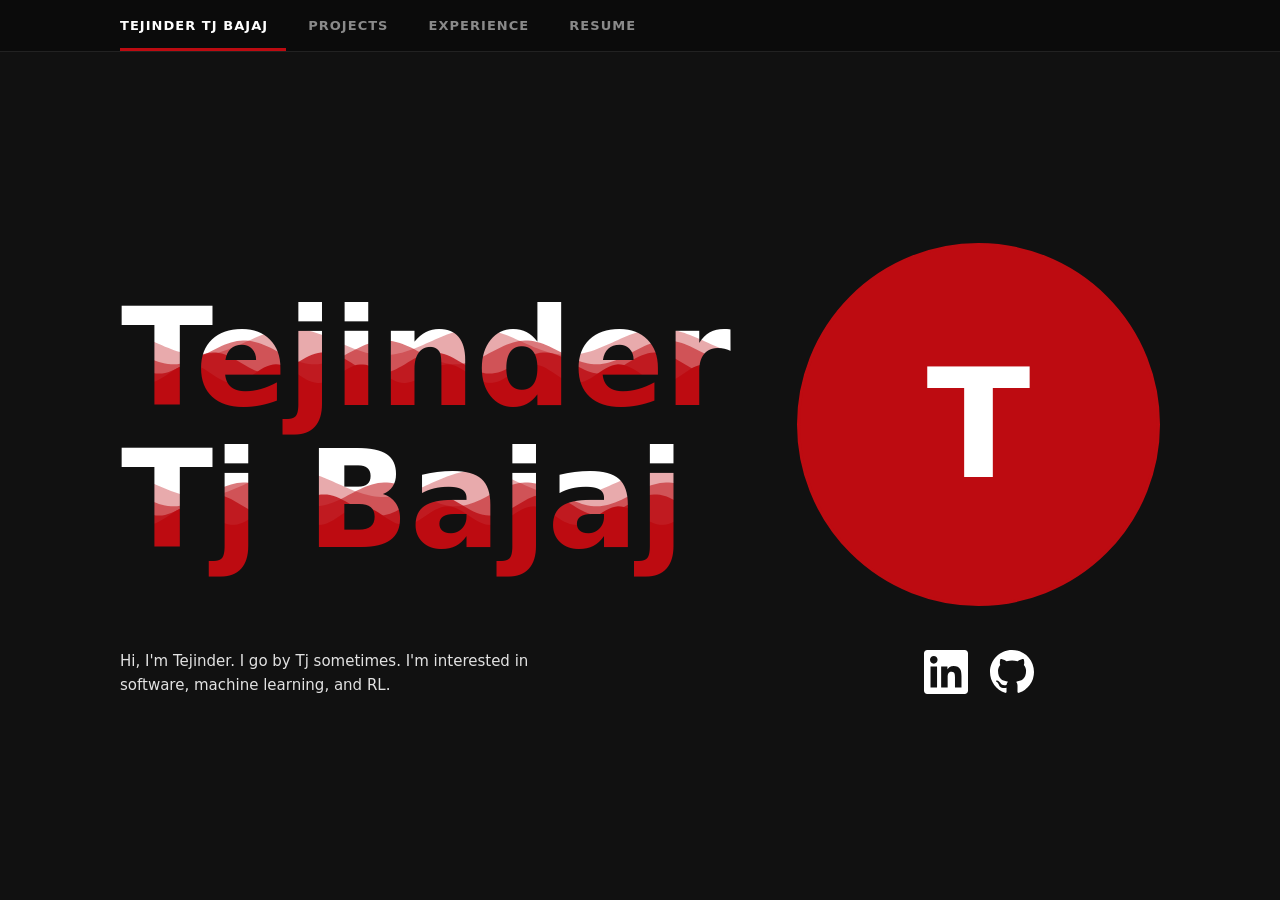
<file: index.html>
<!DOCTYPE html>
<html lang="en">
<head>
<meta charset="utf-8">
<meta name="viewport" content="width=device-width, initial-scale=1">
<meta name="theme-color" content="#0b0b0b">
<meta name="color-scheme" content="dark">
<link rel="stylesheet" href="style.css">
<title>Tejinder (TJ) Bajaj | Portfolio</title>
<meta name="description" content="Personal portfolio of Tejinder (TJ) Bajaj, who is interested in software, machine learning, and reinforcement learning (RL).">
<meta name="author" content="Tejinder Bajaj">
<meta name="robots" content="index, follow, max-image-preview:large">
<link rel="canonical" href="https://justtej100.github.io/portfolio/">

<!-- Open Graph / Twitter link previews -->
<meta property="og:type" content="website">
<meta property="og:site_name" content="Tejinder (TJ) Bajaj">
<meta property="og:title" content="Tejinder (TJ) Bajaj | Portfolio">
<meta property="og:description" content="Personal portfolio of Tejinder (TJ) Bajaj, who is interested in software, machine learning, and reinforcement learning (RL).">
<meta property="og:url" content="https://justtej100.github.io/portfolio/">
<meta property="og:image" content="https://justtej100.github.io/portfolio/og-image.png">
<meta property="og:image:width" content="1200">
<meta property="og:image:height" content="630">
<meta property="og:image:alt" content="Tejinder TJ Bajaj portfolio. The name is filled with flowing red waves on a black background.">
<meta name="twitter:card" content="summary_large_image">
<meta name="twitter:title" content="Tejinder (TJ) Bajaj | Portfolio">
<meta name="twitter:description" content="Personal portfolio of Tejinder (TJ) Bajaj, who is interested in software, machine learning, and reinforcement learning (RL).">
<meta name="twitter:image" content="https://justtej100.github.io/portfolio/og-image.png">

<!-- Structured data so search engines and AI tools know who this page is about -->
<script type="application/ld+json">
{
  "@context": "https://schema.org",
  "@graph": [
    {
      "@type": "WebSite",
      "@id": "https://justtej100.github.io/portfolio/#website",
      "url": "https://justtej100.github.io/portfolio/",
      "name": "Tejinder (TJ) Bajaj",
      "inLanguage": "en",
      "publisher": {
        "@id": "https://justtej100.github.io/portfolio/#person"
      }
    },
    {
      "@type": "Person",
      "@id": "https://justtej100.github.io/portfolio/#person",
      "name": "Tejinder Bajaj",
      "alternateName": [
        "TJ Bajaj",
        "Tejinder TJ Bajaj",
        "justTej100"
      ],
      "url": "https://justtej100.github.io/portfolio/",
      "image": "https://avatars.githubusercontent.com/u/181138594?v=4",
      "description": "Interested in software, machine learning, and reinforcement learning.",
      "knowsAbout": [
        "Software",
        "Machine learning",
        "Reinforcement learning"
      ],
      "sameAs": [
        "https://github.com/justTej100",
        "https://www.linkedin.com/in/tejindertjbajaj"
      ],
      "mainEntityOfPage": {
        "@id": "https://justtej100.github.io/portfolio/#website"
      }
    },
    {
      "@type": "WebPage",
      "@id": "https://justtej100.github.io/portfolio/#webpage",
      "url": "https://justtej100.github.io/portfolio/",
      "name": "Tejinder (TJ) Bajaj | Portfolio",
      "isPartOf": {
        "@id": "https://justtej100.github.io/portfolio/#website"
      },
      "about": {
        "@id": "https://justtej100.github.io/portfolio/#person"
      }
    }
  ]
}
</script>

<!-- Tab icon: GitHub profile picture. The square link is the fallback and icon.js swaps in a circular crop. -->
<link rel="icon" id="site-icon" href="https://avatars.githubusercontent.com/u/181138594?v=4&amp;s=64">
<link rel="apple-touch-icon" href="https://avatars.githubusercontent.com/u/181138594?v=4&amp;s=180">
<script src="icon.js" defer></script>
<!-- Without JavaScript, show the name as plain text -->
<noscript><style>#nameCanvas{display:none}.sr-only{position:static;width:auto;height:auto;margin:0 0 12px;clip:auto;overflow:visible;font-size:clamp(36px,8vw,72px);line-height:1.05;font-weight:800}</style></noscript>
</head>
<body>
<header class="topbar"><div class="wrap"><nav class="tabs" aria-label="Main">
<a href="./" aria-current="page">Tejinder Tj Bajaj</a>
<a href="projects/">Projects</a>
<a href="experience/">Experience</a>
<a href="resume/">Resume</a>
</nav></div></header>

<main class="hero-wrap">
<div class="wrap">
<h1 class="sr-only">Tejinder (TJ) Bajaj</h1>
<section class="hero" id="hero" aria-label="Introduction">
<div class="hero-name" id="nameCell"><canvas id="nameCanvas" aria-hidden="true"></canvas></div>
<div class="hero-photo" id="heroPhoto"><span aria-hidden="true">T</span>
<img src="https://avatars.githubusercontent.com/u/181138594?v=4&amp;s=800" alt="Tejinder's GitHub profile picture" width="364" height="364" onerror="this.remove()"></div>
<p class="hero-intro">Hi, I'm Tejinder. I go by Tj sometimes. I'm interested in software, machine learning, and RL.</p>
<nav class="hero-social" aria-label="Social links">
<a class="icon-link" href="https://www.linkedin.com/in/tejinderbajaj" target="_blank" rel="me noopener" aria-label="Tejinder TJ Bajaj on LinkedIn" title="LinkedIn"><svg viewBox="0 0 24 24" aria-hidden="true" focusable="false"><path fill="currentColor" d="M20.447 20.452h-3.554v-5.569c0-1.328-.027-3.037-1.852-3.037-1.853 0-2.136 1.445-2.136 2.939v5.667H9.351V9h3.414v1.561h.046c.477-.9 1.637-1.85 3.37-1.85 3.601 0 4.267 2.37 4.267 5.455v6.286zM5.337 7.433c-1.144 0-2.063-.926-2.063-2.065 0-1.138.92-2.063 2.063-2.063 1.14 0 2.064.925 2.064 2.063 0 1.139-.925 2.065-2.064 2.065zm1.782 13.019H3.555V9h3.564v11.452zM22.225 0H1.771C.792 0 0 .774 0 1.729v20.542C0 23.227.792 24 1.771 24h20.451C23.2 24 24 23.227 24 22.271V1.729C24 .774 23.2 0 22.222 0h.003z"/></svg></a>
<a class="icon-link" href="https://github.com/justTej100" target="_blank" rel="me noopener" aria-label="justTej100 on GitHub" title="GitHub"><svg viewBox="0 0 16 16" aria-hidden="true" focusable="false"><path fill="currentColor" d="M8 0C3.58 0 0 3.58 0 8c0 3.54 2.29 6.53 5.47 7.59.4.07.55-.17.55-.38 0-.19-.01-.82-.01-1.49-2.01.37-2.53-.49-2.69-.94-.09-.23-.48-.94-.82-1.13-.28-.15-.68-.52-.01-.53.63-.01 1.08.58 1.23.82.72 1.21 1.87.87 2.33.66.07-.52.28-.87.51-1.07-1.78-.2-3.64-.89-3.64-3.95 0-.87.31-1.59.82-2.15-.08-.2-.36-1.02.08-2.12 0 0 .67-.21 2.2.82.64-.18 1.32-.27 2-.27.68 0 1.36.09 2 .27 1.53-1.04 2.2-.82 2.2-.82.44 1.1.16 1.92.08 2.12.51.56.82 1.27.82 2.15 0 3.07-1.87 3.75-3.65 3.95.29.25.54.73.54 1.48 0 1.07-.01 1.93-.01 2.2 0 .21.15.46.55.38A8.013 8.013 0 0016 8c0-4.42-3.58-8-8-8z"/></svg></a>
</nav>
</section>
</div>
</main>

<script src="script.js"></script>
</body>
</html>
</file>
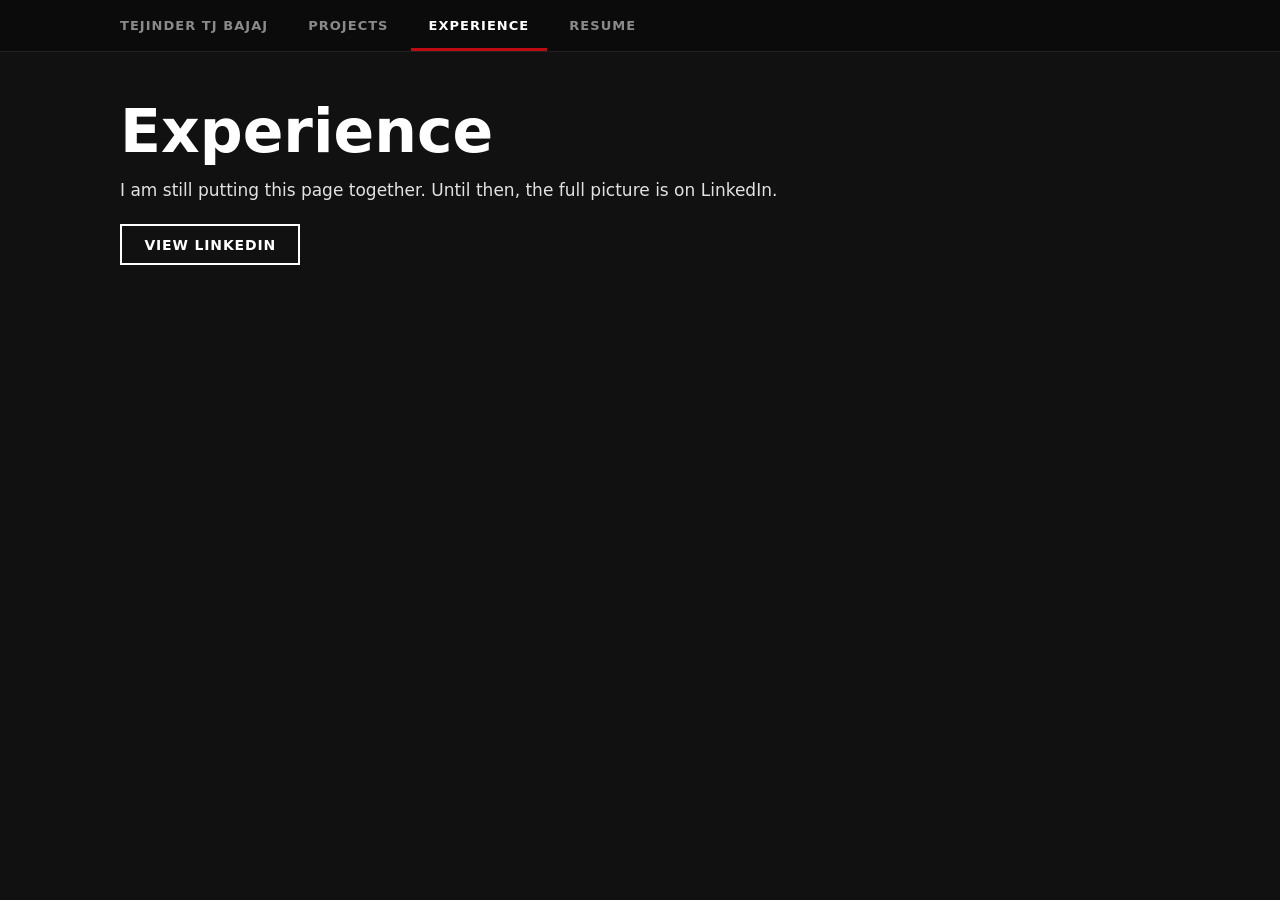
<file: experience/index.html>
<!DOCTYPE html>
<html lang="en">
<head>
<meta charset="utf-8">
<meta name="viewport" content="width=device-width, initial-scale=1">
<meta name="theme-color" content="#0b0b0b">
<meta name="color-scheme" content="dark">
<link rel="stylesheet" href="../style.css">
<title>Experience | Tejinder (TJ) Bajaj</title>
<meta name="description" content="Experience of Tejinder (TJ) Bajaj. This page is being put together, and the full background is on LinkedIn.">
<meta name="author" content="Tejinder Bajaj">
<meta name="robots" content="index, follow, max-image-preview:large">
<link rel="canonical" href="https://justtej100.github.io/portfolio/experience/">

<!-- Open Graph / Twitter link previews -->
<meta property="og:type" content="website">
<meta property="og:site_name" content="Tejinder (TJ) Bajaj">
<meta property="og:title" content="Experience | Tejinder (TJ) Bajaj">
<meta property="og:description" content="Experience of Tejinder (TJ) Bajaj. This page is being put together, and the full background is on LinkedIn.">
<meta property="og:url" content="https://justtej100.github.io/portfolio/experience/">
<meta property="og:image" content="https://justtej100.github.io/portfolio/og-image.png">
<meta property="og:image:width" content="1200">
<meta property="og:image:height" content="630">
<meta property="og:image:alt" content="Tejinder TJ Bajaj portfolio. The name is filled with flowing red waves on a black background.">
<meta name="twitter:card" content="summary_large_image">
<meta name="twitter:title" content="Experience | Tejinder (TJ) Bajaj">
<meta name="twitter:description" content="Experience of Tejinder (TJ) Bajaj. This page is being put together, and the full background is on LinkedIn.">
<meta name="twitter:image" content="https://justtej100.github.io/portfolio/og-image.png">

<!-- Structured data so search engines and AI tools know who this page is about -->
<script type="application/ld+json">
{
  "@context": "https://schema.org",
  "@graph": [
    {
      "@type": "WebPage",
      "@id": "https://justtej100.github.io/portfolio/experience/#webpage",
      "url": "https://justtej100.github.io/portfolio/experience/",
      "name": "Experience | Tejinder (TJ) Bajaj",
      "isPartOf": {
        "@id": "https://justtej100.github.io/portfolio/#website"
      },
      "about": {
        "@id": "https://justtej100.github.io/portfolio/#person"
      }
    }
  ]
}
</script>

<!-- Tab icon: GitHub profile picture. The square link is the fallback and icon.js swaps in a circular crop. -->
<link rel="icon" id="site-icon" href="https://avatars.githubusercontent.com/u/181138594?v=4&amp;s=64">
<link rel="apple-touch-icon" href="https://avatars.githubusercontent.com/u/181138594?v=4&amp;s=180">
<script src="../icon.js" defer></script>
</head>
<body>
<header class="topbar"><div class="wrap"><nav class="tabs" aria-label="Main">
<a href="../">Tejinder Tj Bajaj</a>
<a href="../projects/">Projects</a>
<a href="../experience/" aria-current="page">Experience</a>
<a href="../resume/">Resume</a>
</nav></div></header>

<main class="page wrap">
<h1>Experience</h1>
<p class="lead">I am still putting this page together. Until then, the full picture is on LinkedIn.</p>
<div class="actions">
<a class="btn" href="https://www.linkedin.com/in/tejindertjbajaj" target="_blank" rel="me noopener">View LinkedIn</a>
</div>
</main>
</body>
</html>
</file>
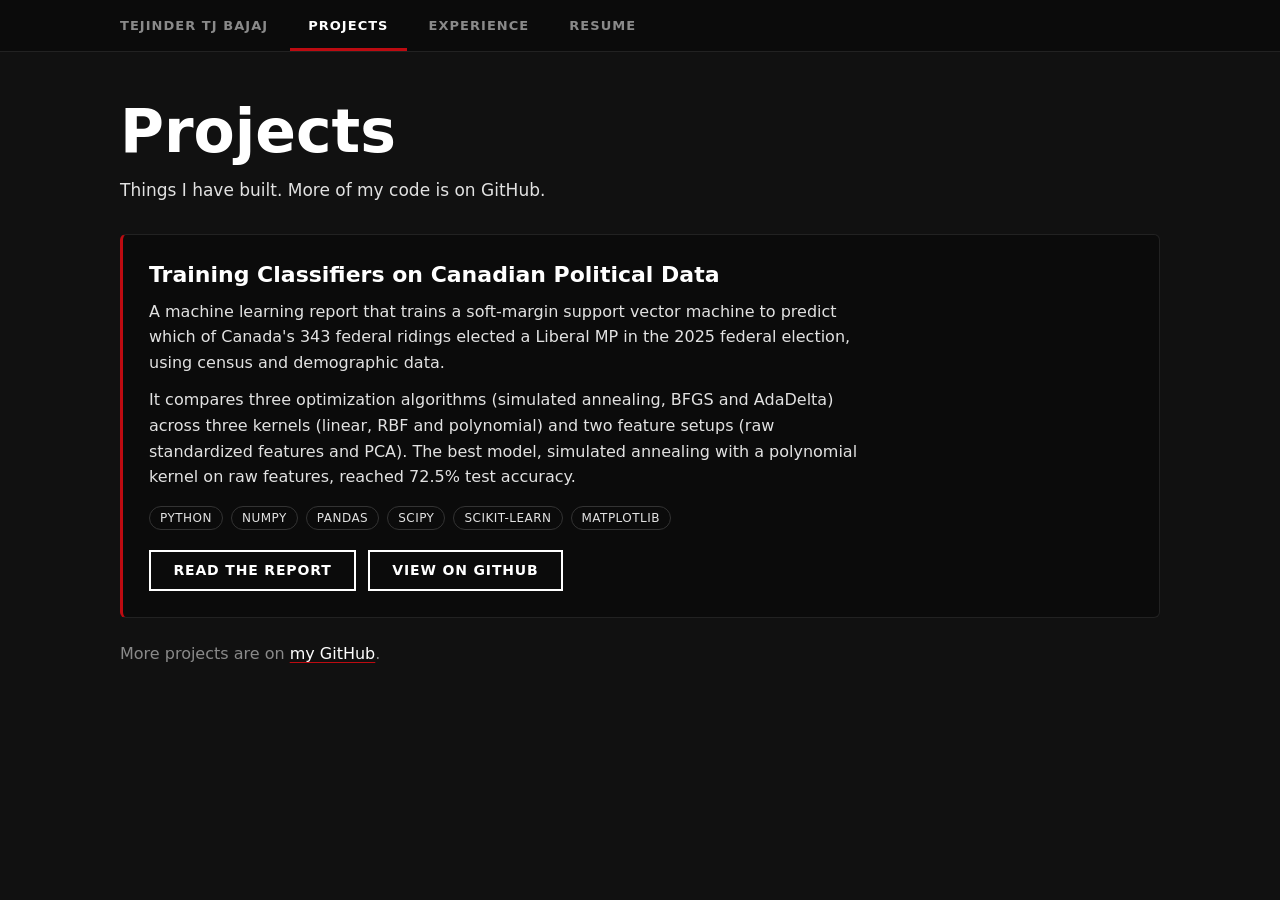
<file: projects/index.html>
<!DOCTYPE html>
<html lang="en">
<head>
<meta charset="utf-8">
<meta name="viewport" content="width=device-width, initial-scale=1">
<meta name="theme-color" content="#0b0b0b">
<meta name="color-scheme" content="dark">
<link rel="stylesheet" href="../style.css">
<title>Projects | Tejinder (TJ) Bajaj</title>
<meta name="description" content="Projects by Tejinder (TJ) Bajaj, including a machine learning study that classifies Canadian federal ridings with support vector machines.">
<meta name="author" content="Tejinder Bajaj">
<meta name="robots" content="index, follow, max-image-preview:large">
<link rel="canonical" href="https://justtej100.github.io/portfolio/projects/">

<!-- Open Graph / Twitter link previews -->
<meta property="og:type" content="website">
<meta property="og:site_name" content="Tejinder (TJ) Bajaj">
<meta property="og:title" content="Projects | Tejinder (TJ) Bajaj">
<meta property="og:description" content="Projects by Tejinder (TJ) Bajaj, including a machine learning study that classifies Canadian federal ridings with support vector machines.">
<meta property="og:url" content="https://justtej100.github.io/portfolio/projects/">
<meta property="og:image" content="https://justtej100.github.io/portfolio/og-image.png">
<meta property="og:image:width" content="1200">
<meta property="og:image:height" content="630">
<meta property="og:image:alt" content="Tejinder TJ Bajaj portfolio. The name is filled with flowing red waves on a black background.">
<meta name="twitter:card" content="summary_large_image">
<meta name="twitter:title" content="Projects | Tejinder (TJ) Bajaj">
<meta name="twitter:description" content="Projects by Tejinder (TJ) Bajaj, including a machine learning study that classifies Canadian federal ridings with support vector machines.">
<meta name="twitter:image" content="https://justtej100.github.io/portfolio/og-image.png">

<!-- Structured data so search engines and AI tools know who this page is about -->
<script type="application/ld+json">
{
  "@context": "https://schema.org",
  "@graph": [
    {
      "@type": "WebPage",
      "@id": "https://justtej100.github.io/portfolio/projects/#webpage",
      "url": "https://justtej100.github.io/portfolio/projects/",
      "name": "Projects | Tejinder (TJ) Bajaj",
      "isPartOf": {
        "@id": "https://justtej100.github.io/portfolio/#website"
      },
      "about": {
        "@id": "https://justtej100.github.io/portfolio/#person"
      }
    }
  ]
}
</script>

<!-- Tab icon: GitHub profile picture. The square link is the fallback and icon.js swaps in a circular crop. -->
<link rel="icon" id="site-icon" href="https://avatars.githubusercontent.com/u/181138594?v=4&amp;s=64">
<link rel="apple-touch-icon" href="https://avatars.githubusercontent.com/u/181138594?v=4&amp;s=180">
<script src="../icon.js" defer></script>
</head>
<body>
<header class="topbar"><div class="wrap"><nav class="tabs" aria-label="Main">
<a href="../">Tejinder Tj Bajaj</a>
<a href="../projects/" aria-current="page">Projects</a>
<a href="../experience/">Experience</a>
<a href="../resume/">Resume</a>
</nav></div></header>

<main class="page wrap">
<h1>Projects</h1>
<p class="lead">Things I have built. More of my code is on GitHub.</p>

<article class="card">
<h2>Training Classifiers on Canadian Political Data</h2>
<p>A machine learning report that trains a soft-margin support vector machine to predict which of Canada's 343 federal ridings elected a Liberal MP in the 2025 federal election, using census and demographic data.</p>
<p>It compares three optimization algorithms (simulated annealing, BFGS and AdaDelta) across three kernels (linear, RBF and polynomial) and two feature setups (raw standardized features and PCA). The best model, simulated annealing with a polynomial kernel on raw features, reached 72.5% test accuracy.</p>
<ul class="tags"><li>Python</li><li>NumPy</li><li>pandas</li><li>SciPy</li><li>scikit-learn</li><li>Matplotlib</li></ul>
<div class="actions">
<a class="btn" href="https://justtej100.github.io/canada-riding-classifier/" target="_blank" rel="noopener">Read the report</a>
<a class="btn" href="https://github.com/justTej100/canada-riding-classifier" target="_blank" rel="noopener">View on GitHub</a>
</div>
</article>

<p class="more">More projects are on <a href="https://github.com/justTej100" target="_blank" rel="me noopener">my GitHub</a>.</p>
</main>
</body>
</html>
</file>
<file: style.css>
/* Palette sampled from the reference screenshot */
:root {
  --bg:    #111111;   /* page background */
  --deep:  #0b0b0b;   /* nav bar and cards */
  --red:   #bd0b11;   /* accent */
  --text:  #ffffff;
  --soft:  #e2e2e2;   /* body copy */
  --muted: #8a8a8a;
  --line:  #222222;
  --wrap:  1040px;
  /* Same system UI font stack the report site uses */
  --font: system-ui, -apple-system, BlinkMacSystemFont, 'Segoe UI', Helvetica, Arial, sans-serif;
  color-scheme: dark;
}

* { box-sizing: border-box; }

html { scroll-behavior: smooth; }

body {
  margin: 0;
  min-height: 100vh;
  display: flex;
  flex-direction: column;
  background: var(--bg);
  color: var(--text);
  font-family: var(--font);
}

.wrap {
  width: min(var(--wrap), calc(100% - 48px));
  margin-inline: auto;
}

/* Real text for search engines and screen readers (the visible name is drawn on a canvas) */
.sr-only {
  position: absolute;
  width: 1px;
  height: 1px;
  margin: -1px;
  padding: 0;
  overflow: hidden;
  clip: rect(0, 0, 0, 0);
  white-space: nowrap;
  border: 0;
}

/* ── Top navigation bar ── */
.topbar {
  position: sticky;
  top: 0;
  z-index: 40;
  background: var(--deep);
  border-bottom: 1px solid var(--line);
}

.tabs {
  display: flex;
  gap: 4px;
  overflow-x: auto;
  scrollbar-width: none;
}
.tabs::-webkit-scrollbar { display: none; }

.tabs a {
  flex: none;
  display: block;
  padding: 18px 18px 15px;
  font-size: 13px;
  font-weight: 700;
  letter-spacing: 0.08em;
  text-transform: uppercase;
  text-decoration: none;
  white-space: nowrap;
  color: var(--muted);
  border-bottom: 3px solid transparent;
  transition: color .2s ease, border-color .2s ease;
}
.tabs a:first-child { padding-left: 0; }
.tabs a:hover { color: var(--text); }
.tabs a[aria-current="page"] { color: var(--text); border-bottom-color: var(--red); }
.tabs a:focus-visible { outline: 2px solid var(--red); outline-offset: -2px; }

/* ── Home: name + photo ── */
.hero-wrap {
  flex: 1;
  display: flex;
  align-items: center;
  padding: 32px 0 48px;
}

.hero {
  --pfp: clamp(195px, 33.8vw, 364px);   /* 30% above the name-matched size; script.js sets the exact value */
  --gap: clamp(24px, 5vw, 64px);
  display: grid;
  grid-template-columns: minmax(0, 1fr) var(--pfp);
  grid-template-areas:
    "name  photo"
    "intro social";
  column-gap: var(--gap);
  row-gap: 10px;
  align-items: start;
}

.hero-name  { grid-area: name; min-width: 0; }
#nameCanvas { display: block; }

.hero-photo {
  grid-area: photo;
  position: relative;
  width: var(--pfp);
  height: var(--pfp);
  margin-top: 4px;                      /* matches the canvas top padding in script.js */
  border-radius: 50%;
  overflow: hidden;
  border: 3px solid var(--red);
  background: var(--red);
  display: grid;
  place-items: center;
  font-size: calc(var(--pfp) * 0.42);
  font-weight: 800;
}
.hero-photo img {
  position: absolute;
  inset: 0;
  width: 100%;
  height: 100%;
  object-fit: cover;
}

.hero-intro {
  grid-area: intro;
  margin: 0;
  max-width: 46ch;
  font-size: 15px;
  line-height: 1.55;
  color: var(--soft);
}

.hero-social {
  grid-area: social;
  justify-self: center;
  display: flex;
  gap: 22px;
}

/* Social icons turn red on hover */
.icon-link {
  display: inline-flex;
  color: var(--text);
  transition: color .2s ease, transform .2s ease;
}
.icon-link svg { width: 44px; height: 44px; display: block; }
.icon-link:hover,
.icon-link:focus-visible { color: var(--red); transform: translateY(-2px); }
.icon-link:focus-visible { outline: 2px solid var(--red); outline-offset: 4px; border-radius: 4px; }

/* ── Inner pages ── */
.page { padding: 48px 0 88px; }

.page h1 {
  margin: 0 0 14px;
  font-size: clamp(36px, 6vw, 60px);
  line-height: 1.05;
  font-weight: 800;
}

.lead { margin: 0; max-width: 62ch; font-size: 17px; line-height: 1.6; color: var(--soft); }

.card {
  margin-top: 30px;
  padding: 26px;
  background: var(--deep);
  border: 1px solid var(--line);
  border-left: 3px solid var(--red);
  border-radius: 6px;
}
.card h2 { margin: 0 0 10px; font-size: 22px; line-height: 1.25; }
.card p  { margin: 0 0 12px; line-height: 1.6; color: var(--soft); max-width: 70ch; }

.tags { display: flex; flex-wrap: wrap; gap: 8px; margin: 16px 0 0; padding: 0; list-style: none; }
.tags li {
  padding: 4px 10px;
  font-size: 12px;
  letter-spacing: 0.04em;
  text-transform: uppercase;
  color: var(--soft);
  border: 1px solid #333;
  border-radius: 999px;
}

.actions { display: flex; flex-wrap: wrap; gap: 12px; margin-top: 20px; }

.btn {
  display: inline-block;
  padding: 0.75em 1.6em;
  font-size: 14px;
  font-weight: 600;
  letter-spacing: 0.06em;
  text-transform: uppercase;
  text-decoration: none;
  color: var(--text);
  border: 2px solid var(--text);
  transition: background-color .25s ease, border-color .25s ease;
}
.btn:hover,
.btn:focus-visible { background: var(--red); border-color: var(--red); }
.btn:focus-visible { outline: 2px solid var(--text); outline-offset: 3px; }

.more { margin-top: 26px; color: var(--muted); }
.more a { color: var(--text); text-decoration-color: var(--red); text-underline-offset: 3px; }
.more a:hover { color: var(--red); }

.pdf-frame {
  display: block;
  width: 100%;
  height: 80vh;
  margin-top: 26px;
  border: 1px solid var(--line);
  background: var(--deep);
}

/* ── Phones and small tablets ── */
@media (max-width: 759px) {
  .wrap { width: calc(100% - 32px); }
  .tabs { gap: 0; }
  .tabs a { padding: 16px 10px 13px; font-size: 12px; letter-spacing: 0.04em; }
  .hero-wrap { align-items: flex-start; padding-top: 28px; }
  .hero {
    --pfp: min(83.2vw, 338px);
    grid-template-columns: minmax(0, 1fr);
    grid-template-areas:
      "name"
      "intro"
      "photo"
      "social";
    row-gap: 18px;
  }
  .hero-photo { justify-self: center; margin-top: 10px; }
  .pdf-frame { display: none; }
  .card { padding: 20px; }
}

/* Narrow phones: shrink the tabs in steps so all four stay visible */
@media (max-width: 430px) {
  .tabs a { padding: 15px 8px 12px; font-size: 11px; letter-spacing: 0.02em; }
}
@media (max-width: 395px) {
  .tabs a { padding: 15px 6px 12px; font-size: 10.5px; letter-spacing: 0.01em; }
}
@media (max-width: 365px) {
  .tabs a { padding: 15px 6px 12px; font-size: 10px; letter-spacing: 0; }
}
</file>
